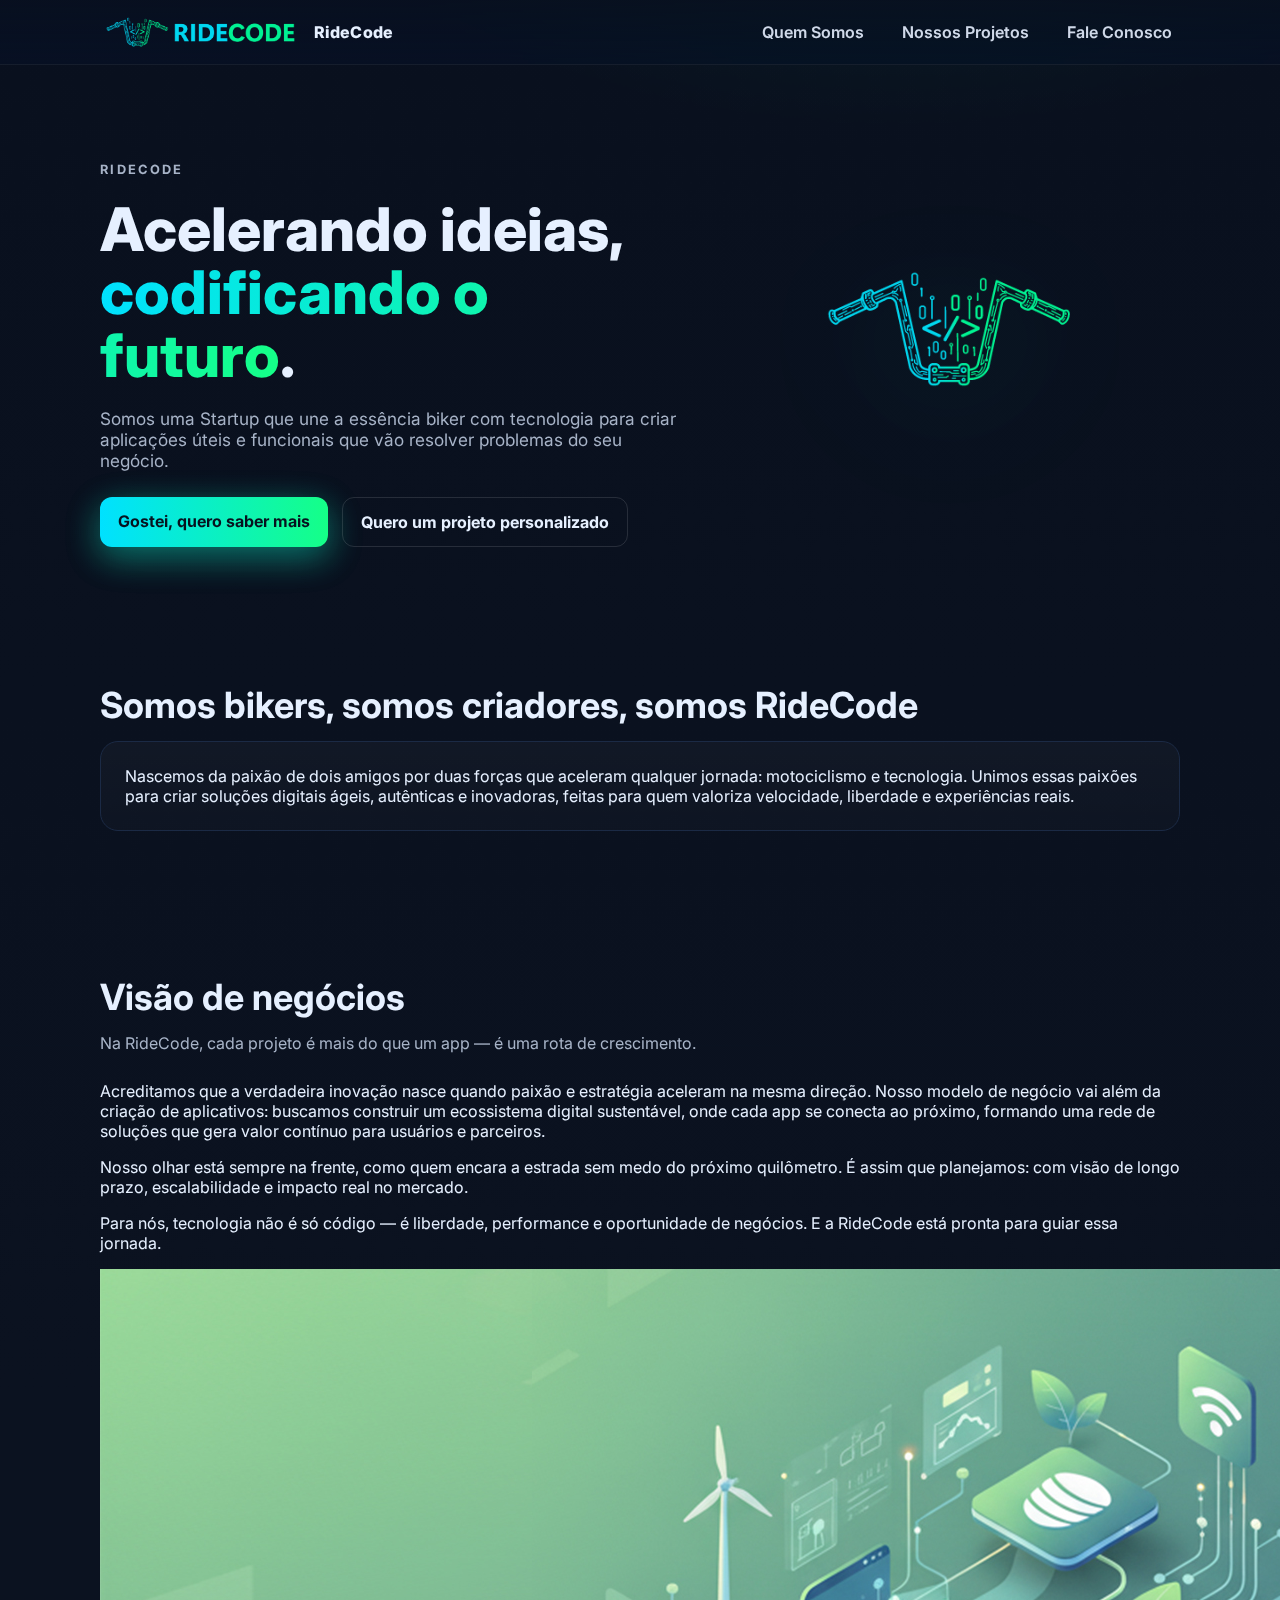
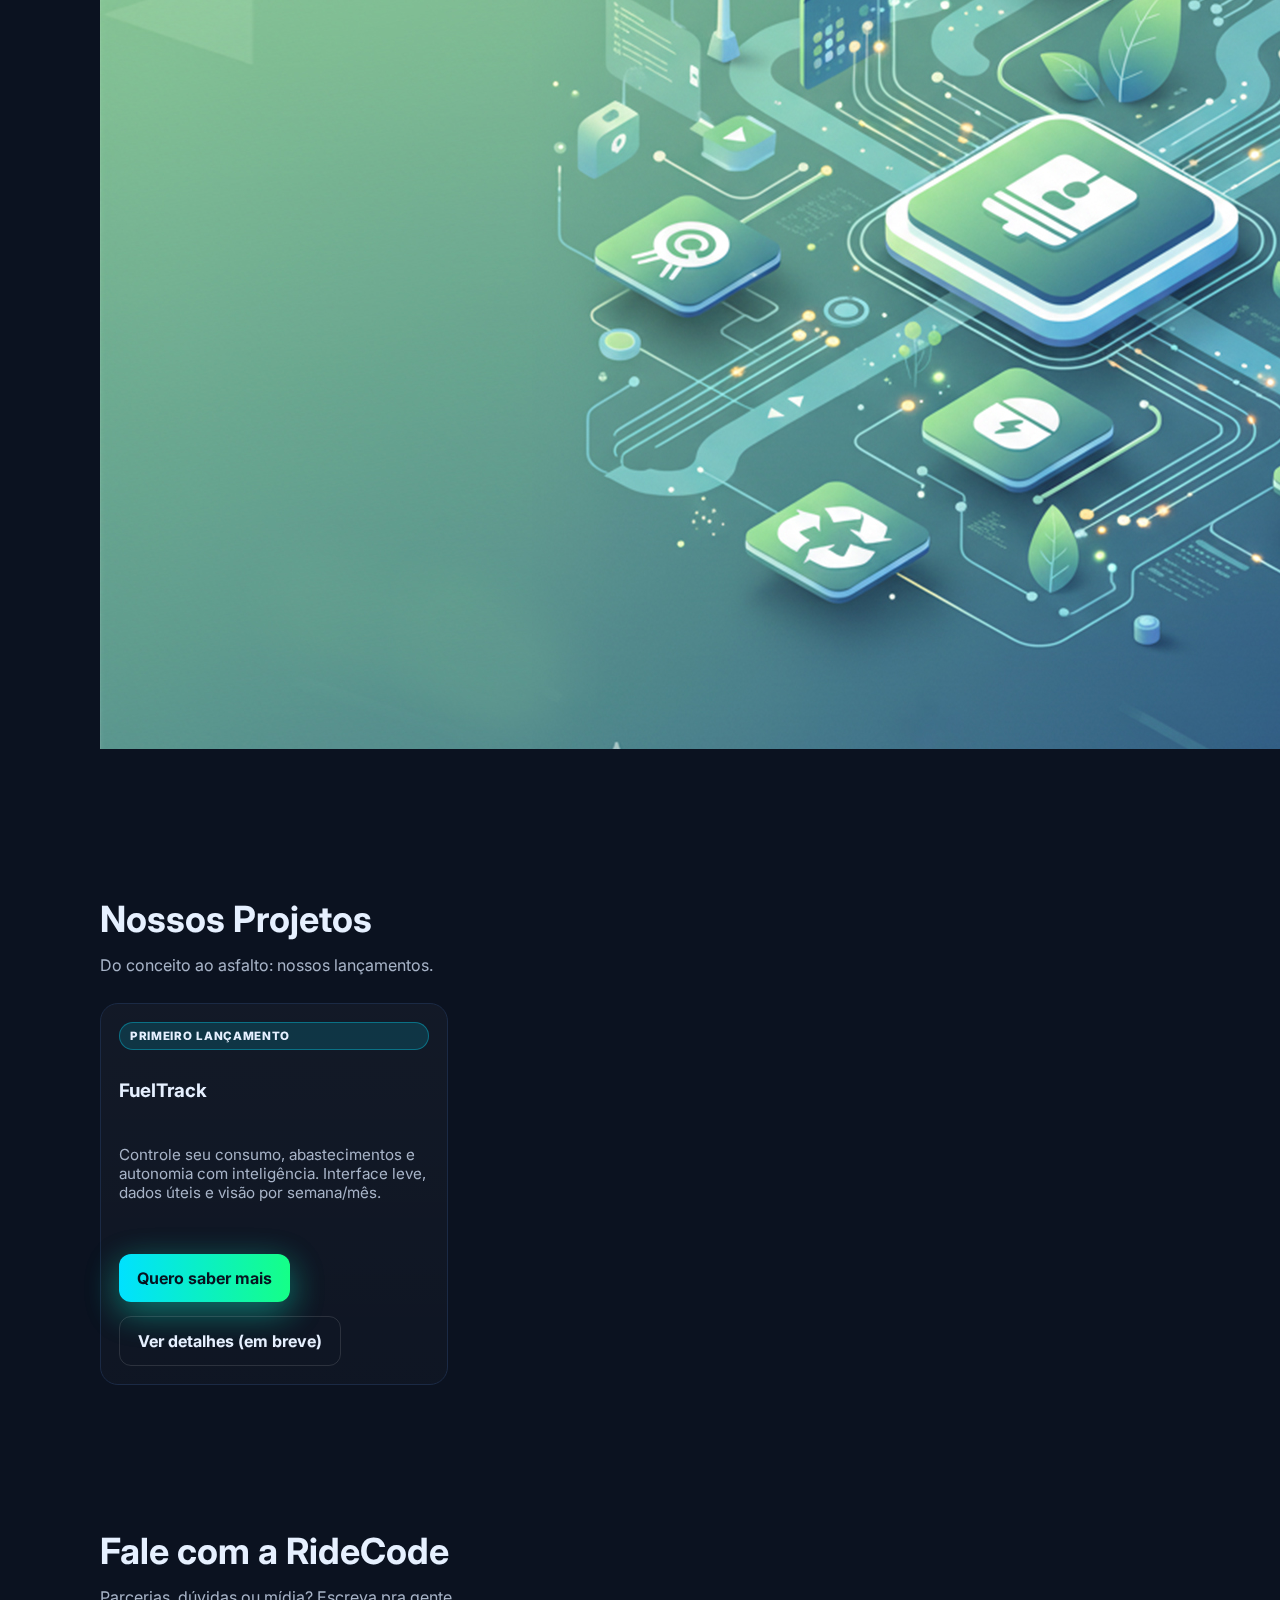
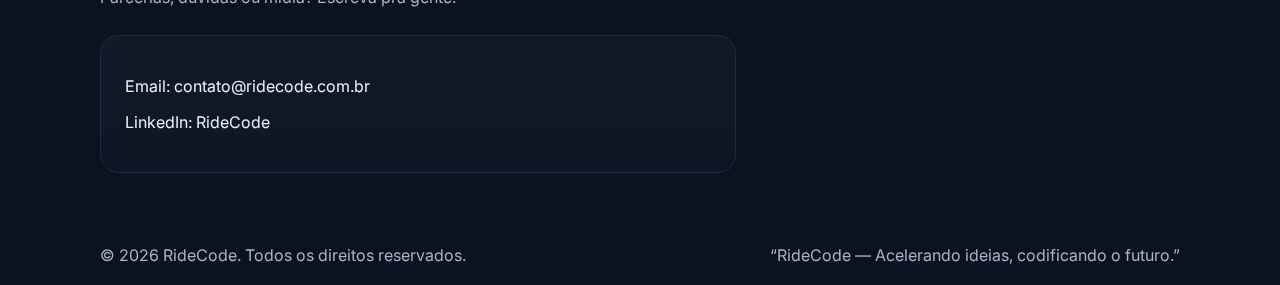
<file: index.html>
<!doctype html>
<html lang="pt-br">
<head>
  <meta charset="utf-8" />
  <link rel="icon" type="image/png" sizes="32x32" href="assets/logoridecodeico.png">
  <meta name="viewport" content="width=device-width, initial-scale=1" />
  <title>RideCode</title>
  <meta name="description" content="RideCode: startup de apps fundada por Bruno e Mayke. FuelTrack será o primeiro lançamento." />
  <link rel="preconnect" href="https://fonts.googleapis.com">
  <link rel="preconnect" href="https://fonts.gstatic.com" crossorigin>
  <link href="https://fonts.googleapis.com/css2?family=Inter:wght@300;400;600;700;800&display=swap" rel="stylesheet">
  <link rel="stylesheet" href="style.css">
</head>
<body>
  <!-- Header -->
  <header>
    <div class="container nav">
      <a class="brand" href="#top" aria-label="Início RideCode">
        <img src="assets/Logo-RideCode-Col.png" alt="Logo RideCode" class="logo" />
        <strong class="sr-only">RideCode</strong>
      </a>

      <!-- botão hamburguer (mobile) - 1 span, as outras linhas virão via CSS -->
      <button class="burger" aria-label="Abrir menu" aria-expanded="false" aria-controls="primary-menu">
        <span></span>
      </button>

      <!-- menu -->
      <nav id="primary-menu" class="menu" aria-label="Menu principal">
        <a href="#valores">Quem Somos</a>
        <a href="#apps">Nossos Projetos</a>
        <a href="#contato">Fale Conosco</a>
      </nav>
    </div>
  </header>

  <!-- Hero -->
  <section class="hero" id="top">
    <div class="container hero-grid">
      <div>
        <p class="eyebrow">RideCode</p>
        <h1 class="title">Acelerando ideias, <span class="grad">codificando o futuro</span>.</h1>
        <p class="lead">
          Somos uma Startup que une a essência biker com tecnologia para criar
          aplicações úteis e funcionais que vão resolver problemas do seu negócio.
        </p>
        <div class="cta">
          <a class="btn primary" href="#apps">Gostei, quero saber mais</a>
          <a class="btn" href="projeto.html">Quero um projeto personalizado</a>
        </div>
      </div>

      <div class="illus-wrap">
        <img
          src="assets/Logo-RideCode---gif-neon_1.gif"
          alt="Animação RideCode"
          class="illus"
          loading="lazy"
          decoding="async"
        />
      </div>
    </div>
  </section>

  <!-- Quem Somos -->
  <section id="sobre">
    <div class="container">
      <h2>Somos bikers, somos criadores, somos RideCode</h2>
      <div class="panel">
        Nascemos da paixão de dois amigos por duas forças que aceleram qualquer jornada: motociclismo e tecnologia.
        Unimos essas paixões para criar soluções digitais ágeis, autênticas e inovadoras, feitas para quem valoriza
        velocidade, liberdade e experiências reais.
      </div>
    </div>
  </section>

  <!-- Missão, Visão e Valores -->
  <section id="valores">
    <div class="container valores-grid">
      <!-- Texto -->
      <div class="valores-texto">
        <h2>Visão de negócios</h2>
        <p class="sub">Na RideCode, cada projeto é mais do que um app — é uma rota de crescimento.</p>
        <p>
          Acreditamos que a verdadeira inovação nasce quando paixão e estratégia aceleram na mesma direção.
          Nosso modelo de negócio vai além da criação de aplicativos: buscamos construir um ecossistema digital
          sustentável, onde cada app se conecta ao próximo, formando uma rede de soluções que gera valor contínuo
          para usuários e parceiros.
        </p>
        <p>
          Nosso olhar está sempre na frente, como quem encara a estrada sem medo do próximo quilômetro.
          É assim que planejamos: com visão de longo prazo, escalabilidade e impacto real no mercado.
        </p>
        <p>
          Para nós, tecnologia não é só código — é liberdade, performance e oportunidade de negócios.
          E a RideCode está pronta para guiar essa jornada.
        </p>
      </div>

      <!-- Imagem -->
      <div class="valores-media">
        <img
          src="assets/Foto---Visão-de-negócios.jpg"
          alt="Visão de Negócios - RideCode"
          loading="lazy"
          decoding="async"
        >
      </div>
    </div>
  </section>

  <!-- Apps -->
  <section id="apps">
    <div class="container">
      <h2>Nossos Projetos</h2>
      <p class="sub">Do conceito ao asfalto: nossos lançamentos.</p>

      <div class="apps">
        <article class="app">
          <span class="badge">Primeiro lançamento</span>
          <h3>FuelTrack</h3>
          <p class="meta">
            Controle seu consumo, abastecimentos e autonomia com inteligência.
            Interface leve, dados úteis e visão por semana/mês.
          </p>
          <div class="cta">
            <a class="btn primary" href="#contato">Quero saber mais</a>
            <a class="btn" href="#">Ver detalhes (em breve)</a>
          </div>
        </article>
      </div>
    </div>
  </section>

  <!-- Contato -->
  <section id="contato">
    <div class="container contact">
      <div>
        <h2>Fale com a RideCode</h2>
        <p class="sub">Parcerias, dúvidas ou mídia? Escreva pra gente.</p>
        <div class="panel">
          <p>Email: <a href="mailto:ridecodetech@gmail.com">contato@ridecode.com.br</a></p>
          <p>LinkedIn: <a href="https://linkedin.com/company/ridecode/" target="_blank" rel="noopener noreferrer">RideCode</a></p>
        </div>
      </div>
      <!-- Coluna 2 livre (form, QR, imagem, etc.) -->
      <!-- <div>...</div> -->
    </div>
  </section>

  <!-- Footer -->
  <footer>
    <div class="container footer">
      <div>© <span id="y"></span> RideCode. Todos os direitos reservados.</div>
      <div>“RideCode — Acelerando ideias, codificando o futuro.”</div>
    </div>
  </footer>

  <script>
    // Atualiza o ano no footer
    document.getElementById('y').textContent = new Date().getFullYear();

    // Toggle do menu mobile + bloqueio de scroll
    const burger = document.querySelector('.burger');
    const menu = document.getElementById('primary-menu');

    if (burger && menu) {
      burger.addEventListener('click', () => {
        const open = burger.getAttribute('aria-expanded') === 'true';
        burger.setAttribute('aria-expanded', String(!open));
        menu.classList.toggle('open', !open);
        document.body.classList.toggle('menu-open', !open); // <- bloqueia/libera scroll
      });

      // Fecha ao tocar em um link
      menu.querySelectorAll('a').forEach(a => {
        a.addEventListener('click', () => {
          burger.setAttribute('aria-expanded', 'false');
          menu.classList.remove('open');
          document.body.classList.remove('menu-open');
        });
      });
    }
  </script>
</body>
</html>
</file>
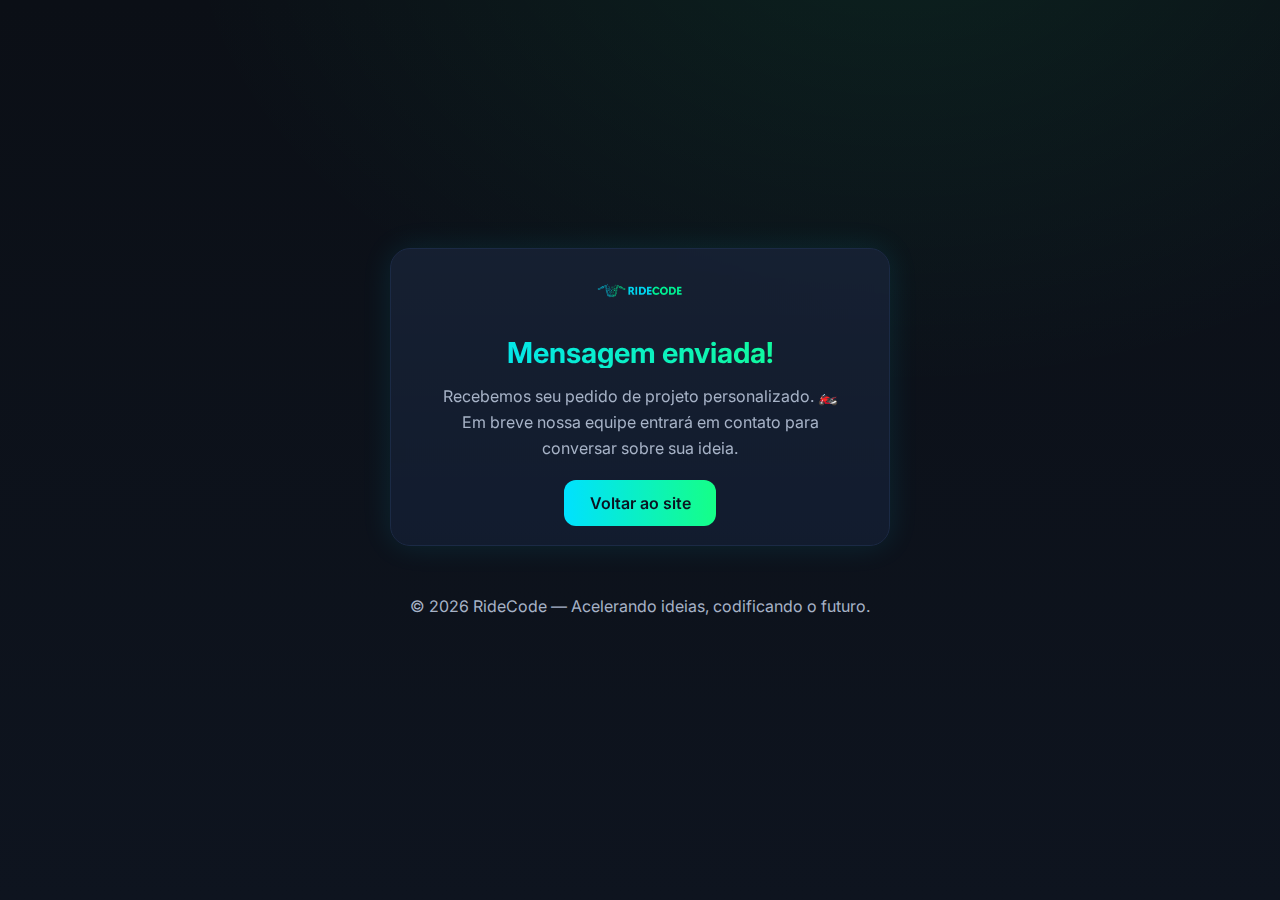
<file: obrigado.html>
<!doctype html>
<html lang="pt-br">
<head>
  <meta charset="utf-8" />
  <link rel="icon" type="image/png" sizes="32x32" href="assets/logoridecodeico.png">
  <meta name="viewport" content="width=device-width, initial-scale=1" />
  <title>Mensagem enviada — RideCode</title>
  <meta name="description" content="Confirmação de envio — RideCode." />
  <link rel="preconnect" href="https://fonts.googleapis.com">
  <link rel="preconnect" href="https://fonts.gstatic.com" crossorigin>
  <link href="https://fonts.googleapis.com/css2?family=Inter:wght@300;400;600;700;800&display=swap" rel="stylesheet">
  <link rel="stylesheet" href="style.css">
  <style>
    body {
      display: flex;
      flex-direction: column;
      justify-content: center;
      align-items: center;
      min-height: 100vh;
      text-align: center;
      padding: 2rem;
      background: radial-gradient(1200px 800px at 70% -10%, rgba(21,255,135,.08), transparent 60%),
                  linear-gradient(180deg, #0b0f16 0%, #0e141f 100%);
      color: #e6f0ff;
      font-family: 'Inter', sans-serif;
    }

    .card {
      background-color: rgba(15, 26, 46, 0.85);
      border: 1px solid #1b2a45;
      border-radius: 20px;
      box-shadow: 0 0 30px rgba(0, 225, 255, 0.1);
      max-width: 500px;
      padding: 2rem;
      backdrop-filter: blur(6px);
    }

    .card img {
      width: 90px;
      margin-bottom: 1.5rem;
    }

    .title {
      font-size: 1.8rem;
      font-weight: 700;
      background: linear-gradient(90deg, #00e1ff, #15ff87);
      -webkit-background-clip: text;
      -webkit-text-fill-color: transparent;
      margin-bottom: .5rem;
    }

    p {
      font-size: 1rem;
      color: #a7b3c7;
      margin-bottom: 2rem;
      line-height: 1.6;
    }

    .btn {
      background: linear-gradient(90deg, #00e1ff, #15ff87);
      color: #0b1220;
      font-weight: 600;
      border: none;
      border-radius: 12px;
      padding: 0.8rem 1.6rem;
      cursor: pointer;
      text-decoration: none;
      transition: all 0.25s ease;
    }

    .btn:hover {
      opacity: 0.85;
      transform: scale(1.02);
    }

    footer {
      margin-top: 2rem;
      font-size: 0.9rem;
      color: #64748b;
    }
  </style>
</head>
<body>
  <div class="card">
    <img src="assets/Logo-RideCode-Col.png" alt="RideCode Logo">
    <h1 class="title">Mensagem enviada!</h1>
    <p>Recebemos seu pedido de projeto personalizado. 🏍️<br>
    Em breve nossa equipe entrará em contato para conversar sobre sua ideia.</p>
    <a href="index.html#top" class="btn">Voltar ao site</a>
  </div>

  <footer>
    <p>© <span id="y"></span> RideCode — Acelerando ideias, codificando o futuro.</p>
  </footer>

  <script>
    document.getElementById('y').textContent = new Date().getFullYear();
  </script>
</body>
</html>
</file>
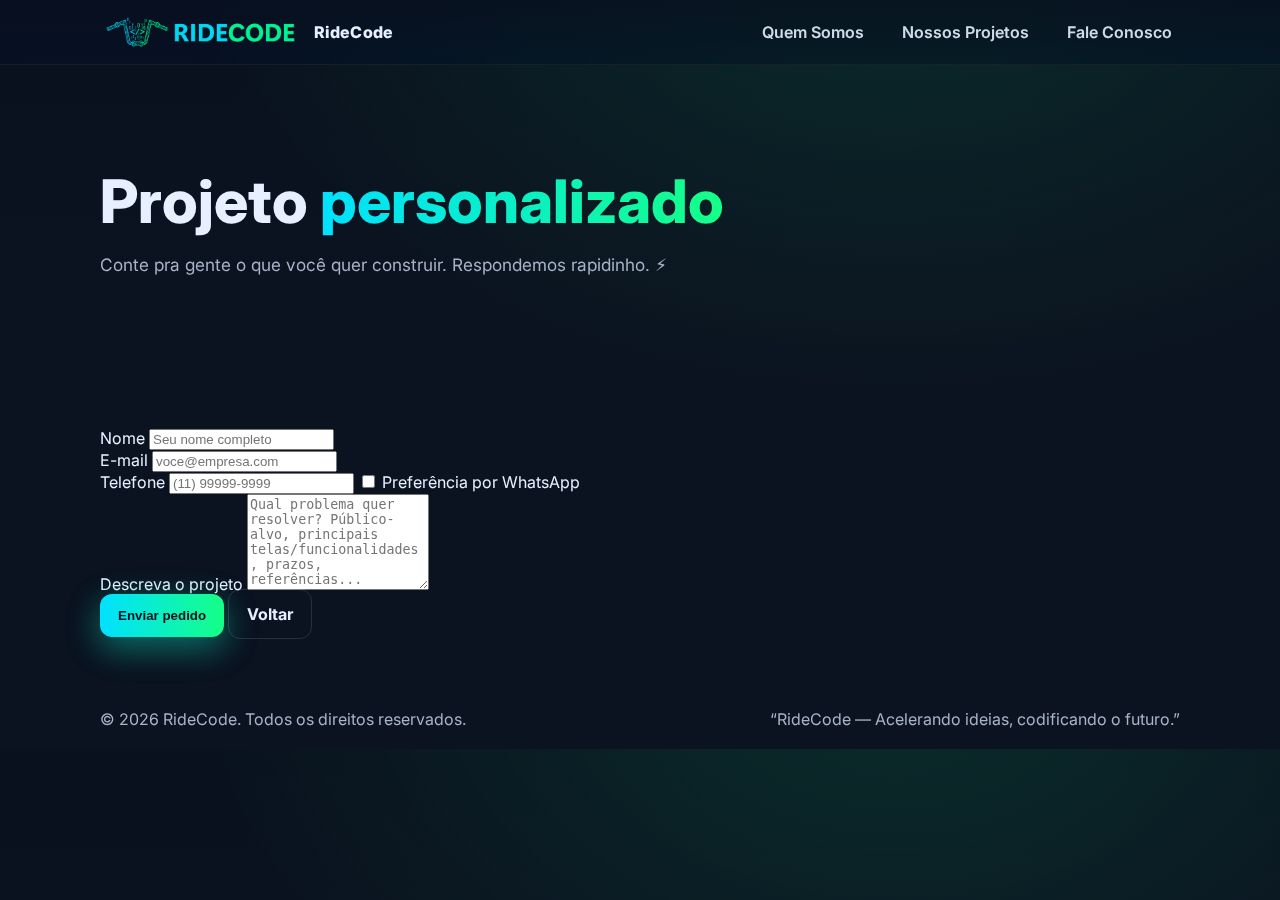
<file: projeto.html>
<!doctype html>
<html lang="pt-br">
<head>
  <meta charset="utf-8" />
  <link rel="icon" type="image/png" sizes="32x32" href="assets/logoridecodeico.png">
  <meta name="viewport" content="width=device-width, initial-scale=1" />
  <title>Projeto personalizado — RideCode</title>
  <meta name="description" content="Solicite um projeto personalizado com a RideCode." />
  <link rel="preconnect" href="https://fonts.googleapis.com">
  <link rel="preconnect" href="https://fonts.gstatic.com" crossorigin>
  <link href="https://fonts.googleapis.com/css2?family=Inter:wght@300;400;600;700;800&display=swap" rel="stylesheet">
  <link rel="stylesheet" href="style.css">
</head>
<body>
  <!-- Header reaproveitado -->
  <header>
    <div class="container nav">
      <a class="brand" href="index.html#top" aria-label="Voltar ao início">
        <img src="assets/Logo-RideCode-Col.png" alt="Logo RideCode" class="logo" />
        <strong class="sr-only">RideCode</strong>
      </a>

      <!-- burger (mesmo HTML do index; funciona com seu CSS/JS atuais se quiser usar menu aqui) -->
      <button class="burger" aria-label="Abrir menu" aria-expanded="false" aria-controls="primary-menu">
        <span></span>
      </button>
      <nav id="primary-menu" class="menu" aria-label="Menu principal">
        <a href="index.html#valores">Quem Somos</a>
        <a href="index.html#apps">Nossos Projetos</a>
        <a href="index.html#contato">Fale Conosco</a>
      </nav>
    </div>
  </header>

  <!-- Hero pequeno -->
  <section class="hero hero--compact">
    <div class="container">
      <h1 class="title">Projeto <span class="grad">personalizado</span></h1>
      <p class="lead">Conte pra gente o que você quer construir. Respondemos rapidinho. ⚡</p>
    </div>
  </section>

  <!-- Formulário -->
  <section>
    <div class="container">
      <div class="form-card">
        <form class="project-form" action="#" method="post" novalidate>
          <div class="form-grid">
            <div class="field">
              <label for="nome">Nome</label>
              <input id="nome" name="nome" type="text" required placeholder="Seu nome completo">
            </div>

            <div class="field">
              <label for="email">E-mail</label>
              <input id="email" name="email" type="email" required placeholder="voce@empresa.com">
            </div>

            <div class="field">
              <label for="telefone">Telefone</label>
              <input id="telefone" name="telefone" type="tel" inputmode="tel" placeholder="(11) 99999-9999">
              <label class="check-inline">
                <input id="zap" name="whatsapp" type="checkbox">
                Preferência por WhatsApp
              </label>
            </div>

            <div class="field field--full">
              <label for="descricao">Descreva o projeto</label>
              <textarea id="descricao" name="descricao" rows="6" required placeholder="Qual problema quer resolver? Público-alvo, principais telas/funcionalidades, prazos, referências..."></textarea>
            </div>
          </div>

          <div class="form-actions">
            <button class="btn primary" type="submit">Enviar pedido</button>
            <a class="btn" href="index.html#top">Voltar</a>
          </div>
        </form>
      </div>
    </div>
  </section>

  <footer>
    <div class="container footer">
      <div>© <span id="y"></span> RideCode. Todos os direitos reservados.</div>
      <div>“RideCode — Acelerando ideias, codificando o futuro.”</div>
    </div>
  </footer>

  <script>
    // ano
    document.getElementById('y').textContent = new Date().getFullYear();

    // toggle do menu (mesmo do index)
    const burger = document.querySelector('.burger');
    const menu = document.getElementById('primary-menu');
    if (burger && menu) {
      burger.addEventListener('click', () => {
        const open = burger.getAttribute('aria-expanded') === 'true';
        burger.setAttribute('aria-expanded', String(!open));
        menu.classList.toggle('open', !open);
        document.body.classList.toggle('menu-open', !open);
      });
      menu.querySelectorAll('a').forEach(a => {
        a.addEventListener('click', () => {
          burger.setAttribute('aria-expanded', 'false');
          menu.classList.remove('open');
          document.body.classList.remove('menu-open');
        });
      });
    }

    // melhoria simples: se marcar WhatsApp e não tiver DDI, prefixa +55
    const tel = document.getElementById('telefone');
    const zap = document.getElementById('zap');
    if (tel && zap) {
      zap.addEventListener('change', () => {
        if (zap.checked && tel.value.trim() && !tel.value.trim().startsWith('+')) {
          tel.value = '+55 ' + tel.value.trim();
        }
      });
    }
  </script>
</body>
</html>
</file>
<file: style.css>
:root{
  --bg:#0b1220; --card:#0f1a2e; --text:#e6f0ff; --muted:#a7b3c7; --line:#1b2a45; --g1:#00e1ff; --g2:#15ff87;
}
*{box-sizing:border-box}
html{scroll-behavior:smooth}
body{margin:0; font-family:Inter,system-ui,-apple-system,Segoe UI,Roboto,Arial; color:var(--text); background:radial-gradient(1200px 800px at 70% -10%, rgba(21,255,135,.12), transparent 60%), linear-gradient(180deg, #09101e 0%, var(--bg) 40%);}
a{color:inherit; text-decoration:none}
.container{max-width:1120px; margin:auto; padding:0 20px}
/* Header */
header{position:sticky; top:0; z-index:50; backdrop-filter:saturate(180%) blur(10px); background:linear-gradient(180deg, rgba(9,16,30,.85), rgba(9,16,30,.55)); border-bottom:1px solid rgba(255,255,255,.06)}
.nav{display:flex; align-items:center; justify-content:space-between; gap:12px; height:64px}
.brand{display:flex; align-items:center; gap:12px}
.logo{height:42px}
.brand strong{letter-spacing:.2px; font-weight:800}
.menu{display:flex; gap:22px; font-weight:600}
.menu a{opacity:.9} .menu a:hover{opacity:1}
/* Hero */
.hero{padding:84px 0 64px; position:relative}
.hero-grid{display:grid; grid-template-columns:1.1fr .9fr; align-items:center; gap:24px}
.eyebrow{font-weight:700; text-transform:uppercase; letter-spacing:.18em; color:var(--muted); font-size:.8rem}
.title{font-size:clamp(36px, 6vw, 60px); line-height:1.05; margin:.35em 0 .35em; font-weight:800}
.title .grad{background:linear-gradient(90deg,var(--g1),var(--g2)); -webkit-background-clip:text; background-clip:text; color:transparent}
.lead{color:var(--muted); font-size:1.075rem}
.cta{margin-top:26px; display:flex; gap:14px; flex-wrap:wrap}
.btn{padding:14px 18px; border-radius:12px; font-weight:700; border:1px solid rgba(255,255,255,.12); background:transparent; cursor:pointer}
.btn.primary{border:none; background:linear-gradient(90deg,var(--g1),var(--g2)); color:#07121f; box-shadow:0 10px 35px rgba(0,225,255,.25), 0 10px 35px rgba(21,255,135,.25)}
.btn:hover{transform:translateY(-1px)}
/* Illus */
.illus-wrap{display:grid; place-items:center}
.illus{width:min(520px, 90%); filter: drop-shadow(0 16px 60px rgba(0,225,255,.15)) drop-shadow(0 24px 80px rgba(21,255,135,.12))}
/* Sections */
section{padding:72px 0}
h2{font-size:clamp(26px,3.2vw,36px); margin:0 0 14px}
.sub{color:var(--muted); margin:0 0 28px}
.cards{display:grid; grid-template-columns:repeat(3,1fr); gap:18px}
.card{background:linear-gradient(180deg, rgba(255,255,255,.03), rgba(255,255,255,.015)); border:1px solid var(--line); border-radius:18px; padding:22px; min-height:160px}
.card h3{margin:0 0 6px}
.card p{color:var(--muted)}
/* Objetivos */
.panel{background:linear-gradient(180deg, rgba(255,255,255,.03), rgba(255,255,255,.015)); border:1px solid var(--line); border-radius:18px; padding:24px}
.check{display:flex; align-items:flex-start; gap:10px; padding:10px 0}
.checkmark{display:inline-block; width:22px; height:22px; border-radius:50%; background:linear-gradient(90deg,var(--g1),var(--g2)); color:#07121f; font-weight:900; text-align:center; line-height:22px}
/* Apps */
.apps{display:grid; grid-template-columns:repeat(3,1fr); gap:18px}
.app{background:linear-gradient(180deg, rgba(255,255,255,.03), rgba(255,255,255,.015)); border:1px solid var(--line); border-radius:18px; padding:18px; display:flex; flex-direction:column; gap:10px}
.badge{display:inline-block; font-size:.72rem; font-weight:800; letter-spacing:.06em; text-transform:uppercase; padding:6px 10px; border-radius:999px; background:rgba(0,225,255,.14); border:1px solid rgba(0,225,255,.35)}
.app .meta{color:var(--muted); font-size:.95rem}
/* Contato */
.contact{display:grid; grid-template-columns:1.2fr .8fr; gap:20px; align-items:center}
.input{margin:6px 0 14px; width:100%; padding:14px 12px; border-radius:10px; border:1px solid var(--line); background:#0d172a; color:var(--text)}
/* Footer */
.footer{display:flex; align-items:center; justify-content:space-between; gap:12px; flex-wrap:wrap; padding-bottom:20px; color:var(--muted)}
/* Responsivo */
@media (max-width: 900px){.hero-grid,.contact{grid-template-columns:1fr} .cards{grid-template-columns:1fr} .apps{grid-template-columns:1fr 1fr}}
@media (max-width: 560px){.apps{grid-template-columns:1fr}}
/* ---- Mobile Menu / Burger ---- */
.nav { position: relative; }
.menu { display: flex; gap: 22px; font-weight: 600; }
.menu a { padding: 10px 8px; line-height: 1; }

.burger {
  display: none;
  width: 44px; height: 44px; border: 0; background: transparent; cursor: pointer;
  align-items: center; justify-content: center; border-radius: 10px;
}
.burger span {
  display: block; width: 22px; height: 2px; background: var(--text); margin: 4px 0;
  transition: transform .25s ease, opacity .2s ease;
}

/* Breakpoint: ativa menu móvel */
@media (max-width: 720px) {
  .burger { display: inline-flex; }
  /* menu vira painel suspenso */
  .menu {
    position: absolute; top: 64px; right: 16px; left: 16px;
    display: grid; gap: 10px; padding: 12px;
    background: linear-gradient(180deg, rgba(255,255,255,.06), rgba(255,255,255,.03));
    border: 1px solid var(--line); border-radius: 14px;
    transform: translateY(-8px); opacity: 0; pointer-events: none;
    transition: opacity .2s ease, transform .2s ease;
  }
  .menu.open { transform: translateY(0); opacity: 1; pointer-events: auto; }
  .menu a { padding: 12px; border-radius: 10px; }
  .menu a:active { background: rgba(255,255,255,.06); }

  /* animação do ícone (vira X) */
  .burger[aria-expanded="true"] span:nth-child(1) { transform: translateY(6px) rotate(45deg); }
  .burger[aria-expanded="true"] span:nth-child(2) { opacity: 0; }
  .burger[aria-expanded="true"] span:nth-child(3) { transform: translateY(-6px) rotate(-45deg); }

  /* grids em 1 coluna no mobile (se já não tiver) */
  .hero-grid { grid-template-columns: 1fr; text-align: center; }
  .illus-wrap { order: -1; }
  .cards, .apps { grid-template-columns: 1fr; gap: 12px; }
  .btn, .input { min-height: 44px; }
}
</file>
